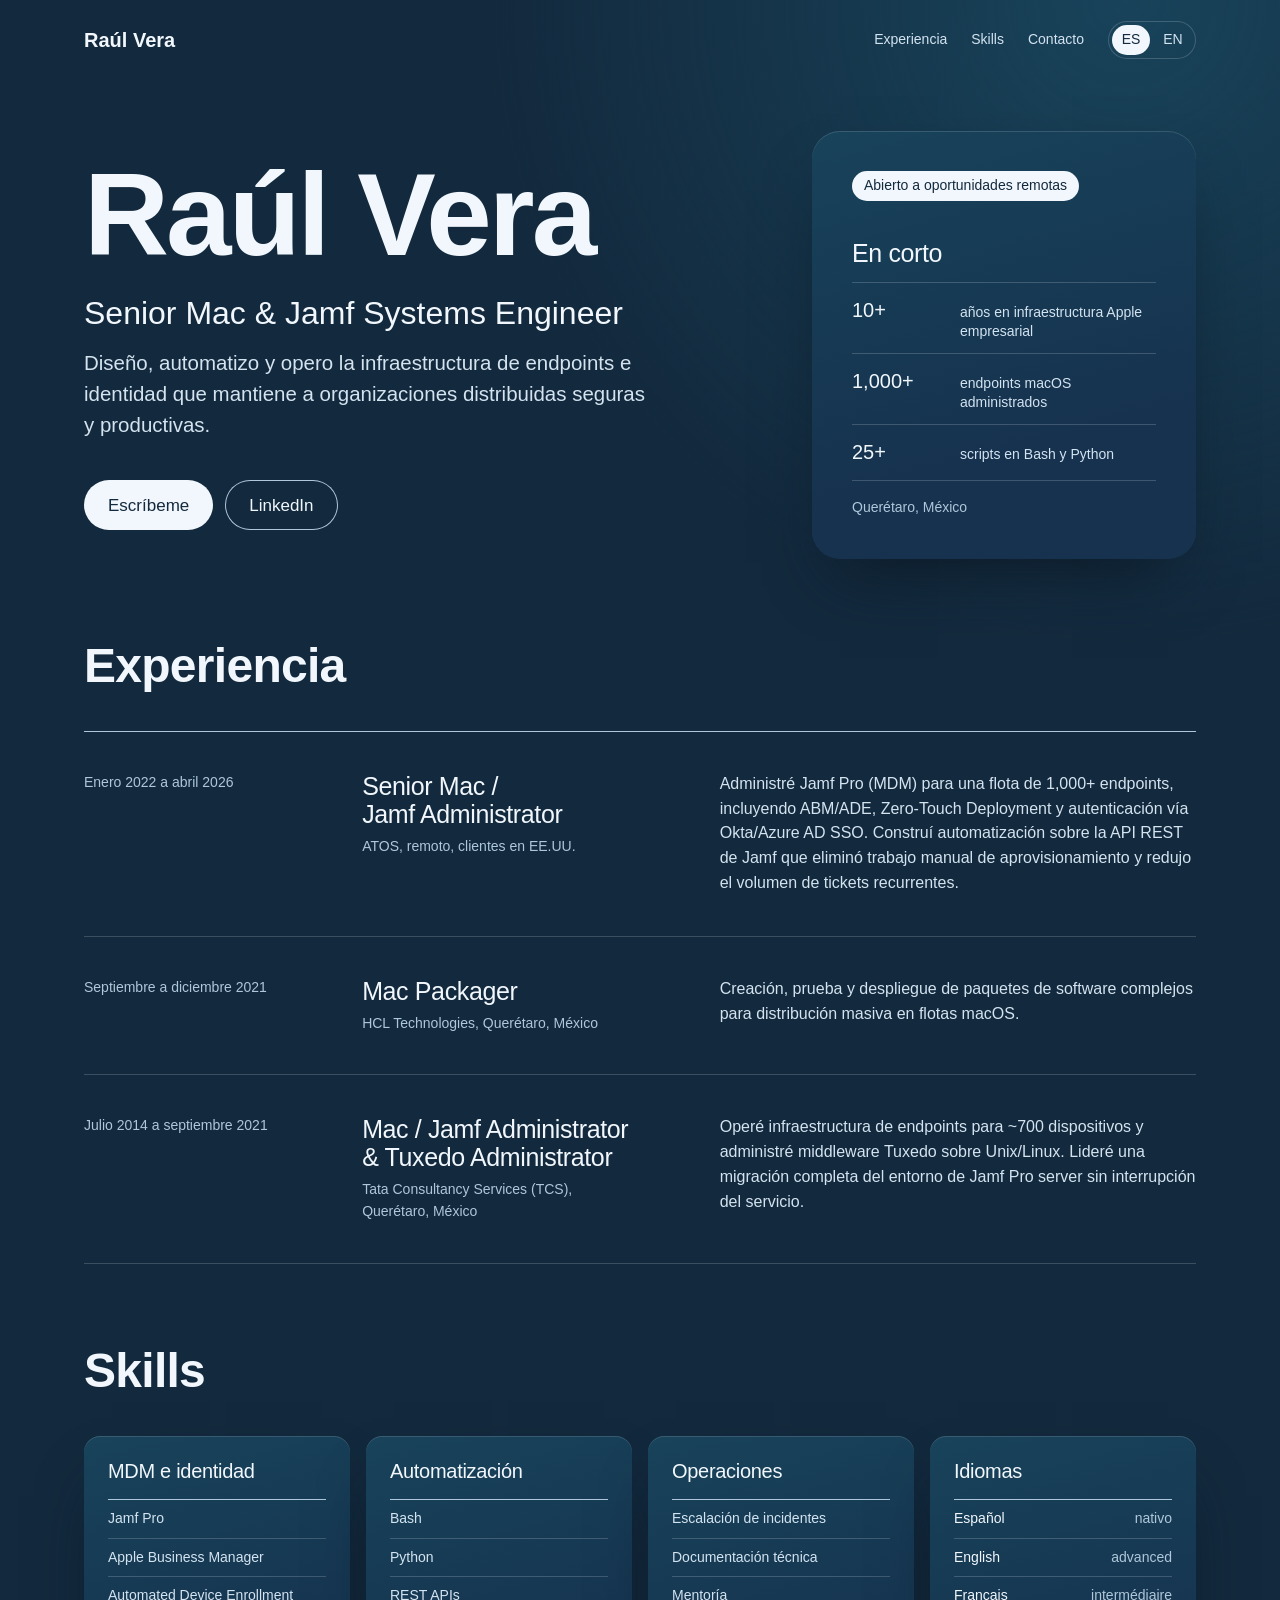
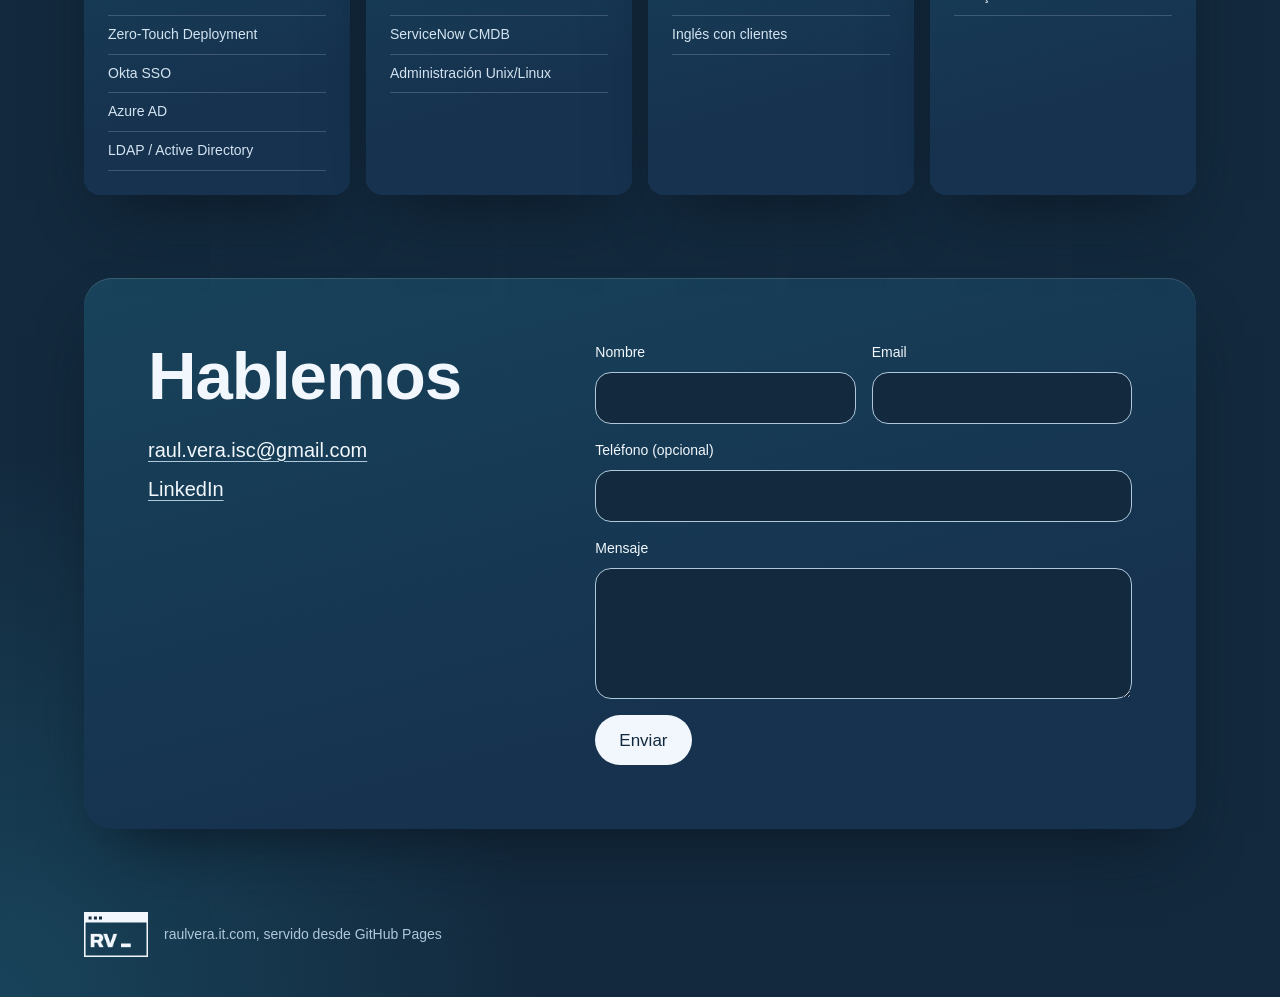
<file: index.html>
<!DOCTYPE html>
<html lang="es">
<head>
<meta charset="UTF-8">
<meta name="viewport" content="width=device-width, initial-scale=1">
<title>Raúl Vera, Senior Mac &amp; Jamf Systems Engineer</title>
<meta name="description" content="Raúl Vera Pineda, Senior Mac &amp; Jamf Systems Engineer. 10+ años administrando infraestructura de endpoints e identidad para clientes empresariales.">
<link rel="canonical" href="https://raulvera.it.com/">
<link rel="alternate" hreflang="es" href="https://raulvera.it.com/">
<link rel="alternate" hreflang="en" href="https://raulvera.it.com/en/">
<link rel="alternate" hreflang="x-default" href="https://raulvera.it.com/en/">
<link rel="icon" href="/favicon.ico" sizes="48x48">
<link rel="icon" type="image/png" sizes="32x32" href="/favicon-32.png">
<link rel="apple-touch-icon" href="/apple-touch-icon.png">
<meta name="theme-color" content="#13293D">
<meta property="og:type" content="website">
<meta property="og:site_name" content="Raúl Vera">
<meta property="og:title" content="Raúl Vera, Senior Mac &amp; Jamf Systems Engineer">
<meta property="og:description" content="10+ años administrando infraestructura de endpoints e identidad para clientes empresariales.">
<meta property="og:url" content="https://raulvera.it.com/">
<meta property="og:locale" content="es_MX">
<meta property="og:locale:alternate" content="en_US">
<meta property="og:image" content="https://raulvera.it.com/og-image.png">
<meta property="og:image:type" content="image/png">
<meta property="og:image:width" content="1200">
<meta property="og:image:height" content="630">
<meta property="og:image:alt" content="Tarjeta de Raúl Vera, Senior Mac y Jamf Systems Engineer">
<meta name="twitter:card" content="summary_large_image">
<link rel="preconnect" href="https://api.fontshare.com">
<link rel="preconnect" href="https://cdn.fontshare.com" crossorigin>
<link href="https://api.fontshare.com/v2/css?f[]=clash-display@500,600&display=swap" rel="stylesheet">
<link href="https://api.fontshare.com/v2/css?f[]=general-sans@400,500&display=swap" rel="stylesheet">
<link rel="stylesheet" href="styles.css">
</head>
<body>
<header class="top"><div class="container">
  <a class="brand" href="#inicio">Raúl Vera</a>
  <nav class="links" aria-label="Secciones">
    <a href="#experiencia">Experiencia</a>
    <a href="#skills">Skills</a>
    <a class="keep" href="#contacto">Contacto</a>
    <span class="lang"><a href="/" aria-current="page">ES</a><a href="/en/">EN</a></span>
  </nav>
</div></header>

<main id="inicio">
<section class="hero"><div class="container">
  <div>
    <h1>Raúl Vera</h1>
    <p class="role">Senior Mac &amp; Jamf Systems Engineer</p>
    <p class="lede">Diseño, automatizo y opero la infraestructura de endpoints e identidad que mantiene a organizaciones distribuidas seguras y productivas.</p>
    <div class="actions-hero">
      <a class="btn" href="#contacto">Escríbeme</a>
      <a class="btn btn--ghost" href="https://www.linkedin.com/in/juan-raul-vera-pineda/?locale=es">LinkedIn</a>
    </div>
  </div>
  <aside class="well w-facts">
    <p class="status">Abierto a oportunidades remotas</p>
    <h2>En corto</h2>
    <dl class="facts">
      <div><dt>10+</dt><dd>años en infraestructura Apple empresarial</dd></div>
      <div><dt>1,000+</dt><dd>endpoints macOS administrados</dd></div>
      <div><dt>25+</dt><dd>scripts en Bash y Python</dd></div>
    </dl>
    <p class="place">Querétaro, México</p>
  </aside>
</div></section>

<section class="section" id="experiencia"><div class="container">
  <h2>Experiencia</h2>
  <div class="jobs">
      <article class="job">
        <span class="when">Enero 2022 a abril 2026</span>
        <div class="job-title"><h3>Senior Mac / Jamf Administrator</h3><p class="where">ATOS, remoto, clientes en EE.UU.</p></div>
        <p class="what">Administré Jamf Pro (MDM) para una flota de 1,000+ endpoints, incluyendo ABM/ADE, Zero-Touch Deployment y autenticación vía Okta/Azure AD SSO. Construí automatización sobre la API REST de Jamf que eliminó trabajo manual de aprovisionamiento y redujo el volumen de tickets recurrentes.</p>
      </article>
      <article class="job">
        <span class="when">Septiembre a diciembre 2021</span>
        <div class="job-title"><h3>Mac Packager</h3><p class="where">HCL Technologies, Querétaro, México</p></div>
        <p class="what">Creación, prueba y despliegue de paquetes de software complejos para distribución masiva en flotas macOS.</p>
      </article>
      <article class="job">
        <span class="when">Julio 2014 a septiembre 2021</span>
        <div class="job-title"><h3>Mac / Jamf Administrator &amp; Tuxedo Administrator</h3><p class="where">Tata Consultancy Services (TCS), Querétaro, México</p></div>
        <p class="what">Operé infraestructura de endpoints para ~700 dispositivos y administré middleware Tuxedo sobre Unix/Linux. Lideré una migración completa del entorno de Jamf Pro server sin interrupción del servicio.</p>
      </article>
  </div>
</div></section>

<section class="section" id="skills"><div class="container">
  <h2>Skills</h2>
  <div class="groups">
    <div class="well group"><h3>MDM e identidad</h3><ul class="list"><li>Jamf Pro</li><li>Apple Business Manager</li><li>Automated Device Enrollment</li><li>Zero-Touch Deployment</li><li>Okta SSO</li><li>Azure AD</li><li>LDAP / Active Directory</li></ul></div>
    <div class="well group"><h3>Automatización</h3><ul class="list"><li>Bash</li><li>Python</li><li>REST APIs</li><li>ServiceNow CMDB</li><li>Administración Unix/Linux</li></ul></div>
    <div class="well group"><h3>Operaciones</h3><ul class="list"><li>Escalación de incidentes</li><li>Documentación técnica</li><li>Mentoría</li><li>Inglés con clientes</li></ul></div>
    <div class="well group"><h3>Idiomas</h3><dl class="rows"><div><dt>Español</dt><dd>nativo</dd></div><div><dt>English</dt><dd>advanced</dd></div><div><dt>Français</dt><dd>intermédiaire</dd></div></dl></div>
  </div>
</div></section>
</main>

<section class="contact" id="contacto"><div class="container">
  <div class="well w-contact">
    <div>
      <h2>Hablemos</h2>
      <p class="direct"><a href="mailto:raul.vera.isc@gmail.com">raul.vera.isc@gmail.com</a><a href="https://www.linkedin.com/in/juan-raul-vera-pineda/?locale=es">LinkedIn</a></p>
    </div>
    <form id="contact-form" class="form" novalidate>
      <div class="field"><label for="f-nombre">Nombre</label><input id="f-nombre" name="nombre" type="text" required autocomplete="name"></div>
      <div class="field"><label for="f-email">Email</label><input id="f-email" name="email" type="email" required autocomplete="email"></div>
      <div class="field field--wide"><label for="f-telefono">Teléfono (opcional)</label><input id="f-telefono" name="telefono" type="tel" autocomplete="tel"></div>
      <div class="field field--wide"><label for="f-mensaje">Mensaje</label><textarea id="f-mensaje" name="mensaje" rows="4" required></textarea></div>
      <div class="hp" aria-hidden="true"><label for="f-website">No llenes este campo</label><input id="f-website" name="website" tabindex="-1" autocomplete="off"></div>
      <div class="actions"><button class="btn" type="submit" id="submit-btn">Enviar</button><p id="form-status" role="status" aria-live="polite"></p></div>
    </form>
  </div>
</div></section>

<footer class="foot"><div class="container"><img class="foot-mark" src="/rv-mark.png" alt="RV" width="64" height="45"><span>raulvera.it.com, servido desde GitHub Pages</span></div></footer>

<script>
// ── Config ────────────────────────────────────────────────────────────────
// El token es público por necesidad (sitio estático, sin backend).
const MS_URL = 'https://microservices.ochenta.com.mx';
const API_KEY = 'L24CLQzhAxbbnWiB7VMWXERXc5L6R54s';
const DESTINO = 'raul.vera.isc@gmail.com';
const SENDER_DOMAIN = 'ochenta';
const NOMBRE_SITIO = 'Raúl Vera';
const ENVIAR_ACUSE = true;

const REMITENTE = `${NOMBRE_SITIO} <robot@ochenta.com.mx>`;

// ── Utilidades ────────────────────────────────────────────────────────────
const escapeHtml = (s) =>
  String(s ?? '')
    .replace(/&/g, '&amp;')
    .replace(/</g, '&lt;')
    .replace(/>/g, '&gt;')
    .replace(/"/g, '&quot;')
    .replace(/'/g, '&#39;');

async function postMS(ruta, payload, { timeoutMs = 15000 } = {}) {
  const ctrl = new AbortController();
  const t = setTimeout(() => ctrl.abort(), timeoutMs);
  try {
    const res = await fetch(`${MS_URL}${ruta}`, {
      method: 'POST',
      headers: { 'Content-Type': 'application/json', 'x-api-key': API_KEY },
      body: JSON.stringify(payload),
      signal: ctrl.signal,
    });
    const data = await res.json().catch(() => ({}));
    if (!res.ok) throw new Error(data.error || `HTTP ${res.status}`);
    return data;
  } finally {
    clearTimeout(t);
  }
}

// ── Envío ─────────────────────────────────────────────────────────────────
const form = document.getElementById('contact-form');
const btn = document.getElementById('submit-btn');
const status = document.getElementById('form-status');

form.addEventListener('submit', async (e) => {
  e.preventDefault();
  if (btn.disabled) return;

  const fd = new FormData(form);
  const nombre = (fd.get('nombre') || '').toString().trim();
  const email = (fd.get('email') || '').toString().trim();
  const telefono = (fd.get('telefono') || '').toString().trim();
  const mensaje = (fd.get('mensaje') || '').toString().trim();
  const honeypot = (fd.get('website') || '').toString().trim();

  if (honeypot) {
    status.textContent = '¡Gracias! Tu mensaje fue enviado.';
    form.reset();
    return;
  }

  if (!nombre || !email || !mensaje) {
    status.textContent = 'Completa nombre, email y mensaje.';
    return;
  }
  if (!/^[^\s@]+@[^\s@]+\.[^\s@]+$/.test(email)) {
    status.textContent = 'Revisa tu correo electrónico.';
    return;
  }

  btn.disabled = true;
  status.textContent = 'Enviando…';

  try {
    await postMS('/send-mail', {
      to: DESTINO,
      replyTo: email,
      senderDomain: SENDER_DOMAIN,
      subject: `Nuevo mensaje de ${nombre} desde ${NOMBRE_SITIO}`,
      template: 'contacto-recibido',
      vars: {
        campos: {
          Nombre: escapeHtml(nombre),
          Email: escapeHtml(email),
          ...(telefono && { 'Teléfono': escapeHtml(telefono) }),
          Mensaje: escapeHtml(mensaje),
        },
      },
    });

    if (ENVIAR_ACUSE) {
      postMS('/send-confirmation', {
        to: email,
        from: REMITENTE,
        senderDomain: SENDER_DOMAIN,
        template: 'gracias-por-contactar',
        vars: { nombre },
        primaryColor: '#5EEAD4',
        logoUrl: 'https://raulvera.it.com/rv-1e.png',
        footerMsg: `${NOMBRE_SITIO} — este es un correo automático, no lo respondas.`,
      }).catch((err) => console.warn('Acuse no enviado:', err));
    }

    form.reset();
    status.textContent = '¡Gracias! Tu mensaje fue enviado.';
  } catch (err) {
    console.error('[contacto]', err);
    status.textContent = 'No pudimos enviar tu mensaje. Escríbenos a ' + DESTINO;
  } finally {
    btn.disabled = false;
  }
});
</script>
</body>
</html>
</file>
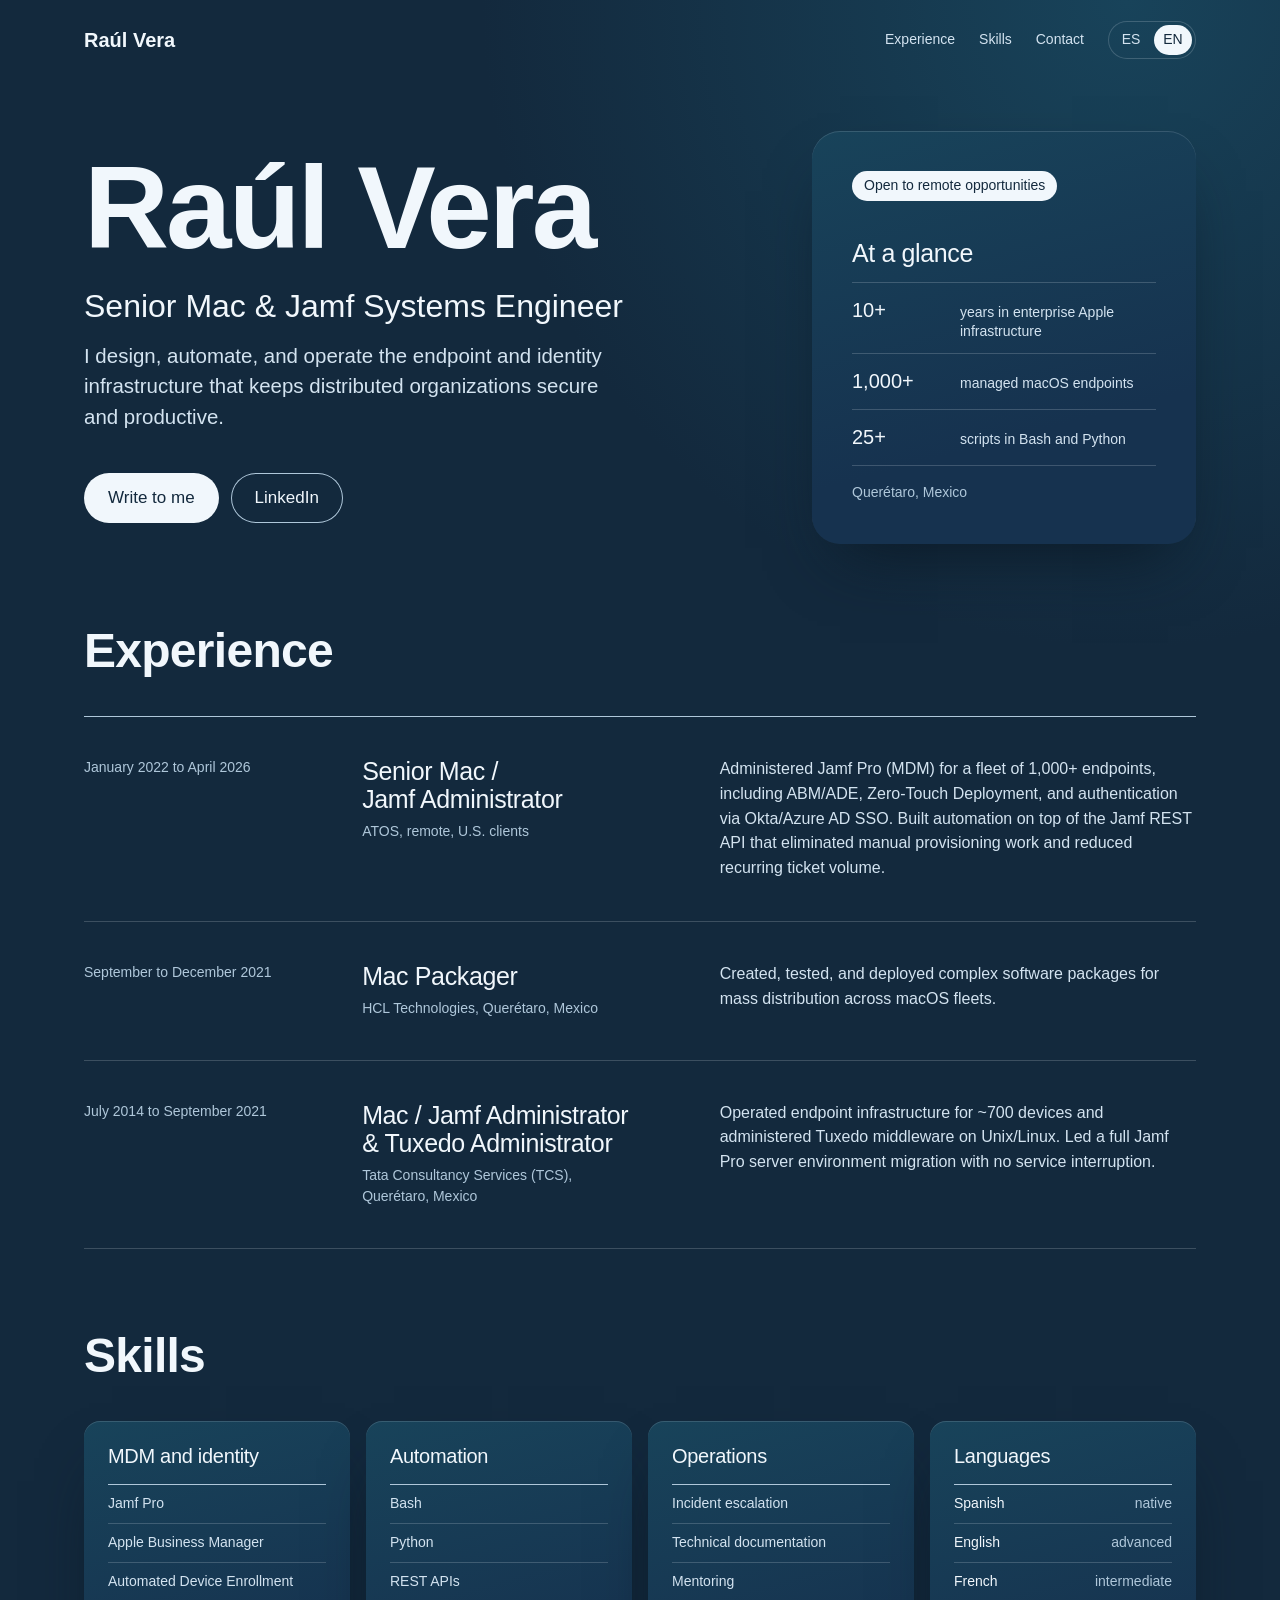
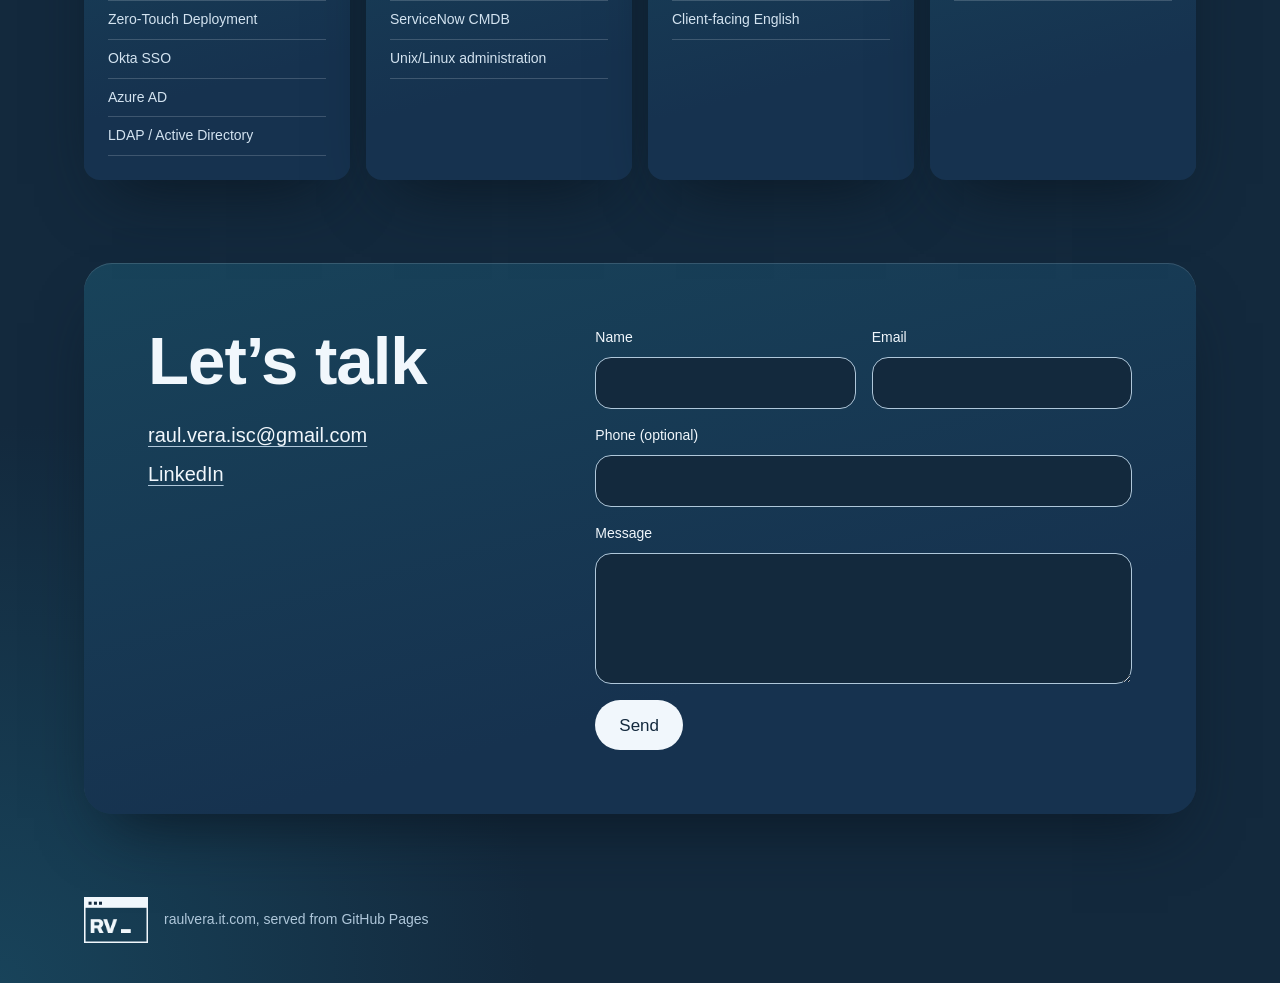
<file: en/index.html>
<!DOCTYPE html>
<html lang="en">
<head>
<meta charset="UTF-8">
<meta name="viewport" content="width=device-width, initial-scale=1">
<title>Raúl Vera, Senior Mac &amp; Jamf Systems Engineer</title>
<meta name="description" content="Raúl Vera Pineda, Senior Mac &amp; Jamf Systems Engineer. 10+ years managing endpoint and identity infrastructure for enterprise clients.">
<link rel="canonical" href="https://raulvera.it.com/en/">
<link rel="alternate" hreflang="es" href="https://raulvera.it.com/">
<link rel="alternate" hreflang="en" href="https://raulvera.it.com/en/">
<link rel="alternate" hreflang="x-default" href="https://raulvera.it.com/en/">
<link rel="icon" href="/favicon.ico" sizes="48x48">
<link rel="icon" type="image/png" sizes="32x32" href="/favicon-32.png">
<link rel="apple-touch-icon" href="/apple-touch-icon.png">
<meta name="theme-color" content="#13293D">
<meta property="og:type" content="website">
<meta property="og:site_name" content="Raúl Vera">
<meta property="og:title" content="Raúl Vera, Senior Mac &amp; Jamf Systems Engineer">
<meta property="og:description" content="10+ years managing endpoint and identity infrastructure for enterprise clients.">
<meta property="og:url" content="https://raulvera.it.com/en/">
<meta property="og:locale" content="en_US">
<meta property="og:locale:alternate" content="es_MX">
<meta property="og:image" content="https://raulvera.it.com/og-image.png">
<meta property="og:image:type" content="image/png">
<meta property="og:image:width" content="1200">
<meta property="og:image:height" content="630">
<meta property="og:image:alt" content="Card for Raúl Vera, Senior Mac and Jamf Systems Engineer">
<meta name="twitter:card" content="summary_large_image">
<link rel="preconnect" href="https://api.fontshare.com">
<link rel="preconnect" href="https://cdn.fontshare.com" crossorigin>
<link href="https://api.fontshare.com/v2/css?f[]=clash-display@500,600&display=swap" rel="stylesheet">
<link href="https://api.fontshare.com/v2/css?f[]=general-sans@400,500&display=swap" rel="stylesheet">
<link rel="stylesheet" href="../styles.css">
</head>
<body>
<header class="top"><div class="container">
  <a class="brand" href="#inicio">Raúl Vera</a>
  <nav class="links" aria-label="Sections">
    <a href="#experience">Experience</a>
    <a href="#skills">Skills</a>
    <a class="keep" href="#contact">Contact</a>
    <span class="lang"><a href="/">ES</a><a href="/en/" aria-current="page">EN</a></span>
  </nav>
</div></header>

<main id="inicio">
<section class="hero"><div class="container">
  <div>
    <h1>Raúl Vera</h1>
    <p class="role">Senior Mac &amp; Jamf Systems Engineer</p>
    <p class="lede">I design, automate, and operate the endpoint and identity infrastructure that keeps distributed organizations secure and productive.</p>
    <div class="actions-hero">
      <a class="btn" href="#contact">Write to me</a>
      <a class="btn btn--ghost" href="https://www.linkedin.com/in/juan-raul-vera-pineda/?locale=en">LinkedIn</a>
    </div>
  </div>
  <aside class="well w-facts">
    <p class="status">Open to remote opportunities</p>
    <h2>At a glance</h2>
    <dl class="facts">
      <div><dt>10+</dt><dd>years in enterprise Apple infrastructure</dd></div>
      <div><dt>1,000+</dt><dd>managed macOS endpoints</dd></div>
      <div><dt>25+</dt><dd>scripts in Bash and Python</dd></div>
    </dl>
    <p class="place">Querétaro, Mexico</p>
  </aside>
</div></section>

<section class="section" id="experience"><div class="container">
  <h2>Experience</h2>
  <div class="jobs">
      <article class="job">
        <span class="when">January 2022 to April 2026</span>
        <div class="job-title"><h3>Senior Mac / Jamf Administrator</h3><p class="where">ATOS, remote, U.S. clients</p></div>
        <p class="what">Administered Jamf Pro (MDM) for a fleet of 1,000+ endpoints, including ABM/ADE, Zero-Touch Deployment, and authentication via Okta/Azure AD SSO. Built automation on top of the Jamf REST API that eliminated manual provisioning work and reduced recurring ticket volume.</p>
      </article>
      <article class="job">
        <span class="when">September to December 2021</span>
        <div class="job-title"><h3>Mac Packager</h3><p class="where">HCL Technologies, Querétaro, Mexico</p></div>
        <p class="what">Created, tested, and deployed complex software packages for mass distribution across macOS fleets.</p>
      </article>
      <article class="job">
        <span class="when">July 2014 to September 2021</span>
        <div class="job-title"><h3>Mac / Jamf Administrator &amp; Tuxedo Administrator</h3><p class="where">Tata Consultancy Services (TCS), Querétaro, Mexico</p></div>
        <p class="what">Operated endpoint infrastructure for ~700 devices and administered Tuxedo middleware on Unix/Linux. Led a full Jamf Pro server environment migration with no service interruption.</p>
      </article>
  </div>
</div></section>

<section class="section" id="skills"><div class="container">
  <h2>Skills</h2>
  <div class="groups">
    <div class="well group"><h3>MDM and identity</h3><ul class="list"><li>Jamf Pro</li><li>Apple Business Manager</li><li>Automated Device Enrollment</li><li>Zero-Touch Deployment</li><li>Okta SSO</li><li>Azure AD</li><li>LDAP / Active Directory</li></ul></div>
    <div class="well group"><h3>Automation</h3><ul class="list"><li>Bash</li><li>Python</li><li>REST APIs</li><li>ServiceNow CMDB</li><li>Unix/Linux administration</li></ul></div>
    <div class="well group"><h3>Operations</h3><ul class="list"><li>Incident escalation</li><li>Technical documentation</li><li>Mentoring</li><li>Client-facing English</li></ul></div>
    <div class="well group"><h3>Languages</h3><dl class="rows"><div><dt>Spanish</dt><dd>native</dd></div><div><dt>English</dt><dd>advanced</dd></div><div><dt>French</dt><dd>intermediate</dd></div></dl></div>
  </div>
</div></section>
</main>

<section class="contact" id="contact"><div class="container">
  <div class="well w-contact">
    <div>
      <h2>Let’s talk</h2>
      <p class="direct"><a href="mailto:raul.vera.isc@gmail.com">raul.vera.isc@gmail.com</a><a href="https://www.linkedin.com/in/juan-raul-vera-pineda/?locale=en">LinkedIn</a></p>
    </div>
    <form id="contact-form" class="form" novalidate>
      <div class="field"><label for="f-nombre">Name</label><input id="f-nombre" name="nombre" type="text" required autocomplete="name"></div>
      <div class="field"><label for="f-email">Email</label><input id="f-email" name="email" type="email" required autocomplete="email"></div>
      <div class="field field--wide"><label for="f-telefono">Phone (optional)</label><input id="f-telefono" name="telefono" type="tel" autocomplete="tel"></div>
      <div class="field field--wide"><label for="f-mensaje">Message</label><textarea id="f-mensaje" name="mensaje" rows="4" required></textarea></div>
      <div class="hp" aria-hidden="true"><label for="f-website">Leave this field empty</label><input id="f-website" name="website" tabindex="-1" autocomplete="off"></div>
      <div class="actions"><button class="btn" type="submit" id="submit-btn">Send</button><p id="form-status" role="status" aria-live="polite"></p></div>
    </form>
  </div>
</div></section>

<footer class="foot"><div class="container"><img class="foot-mark" src="/rv-mark.png" alt="RV" width="64" height="45"><span>raulvera.it.com, served from GitHub Pages</span></div></footer>

<script>
// ── Config ────────────────────────────────────────────────────────────────
// The token is public by necessity (static site, no backend).
const MS_URL = 'https://microservices.ochenta.com.mx';
const API_KEY = 'L24CLQzhAxbbnWiB7VMWXERXc5L6R54s';
const DESTINO = 'raul.vera.isc@gmail.com';
const SENDER_DOMAIN = 'ochenta';
const NOMBRE_SITIO = 'Raúl Vera';
const ENVIAR_ACUSE = true;

const REMITENTE = `${NOMBRE_SITIO} <robot@ochenta.com.mx>`;

// ── Utilities ─────────────────────────────────────────────────────────────
const escapeHtml = (s) =>
  String(s ?? '')
    .replace(/&/g, '&amp;')
    .replace(/</g, '&lt;')
    .replace(/>/g, '&gt;')
    .replace(/"/g, '&quot;')
    .replace(/'/g, '&#39;');

async function postMS(ruta, payload, { timeoutMs = 15000 } = {}) {
  const ctrl = new AbortController();
  const t = setTimeout(() => ctrl.abort(), timeoutMs);
  try {
    const res = await fetch(`${MS_URL}${ruta}`, {
      method: 'POST',
      headers: { 'Content-Type': 'application/json', 'x-api-key': API_KEY },
      body: JSON.stringify(payload),
      signal: ctrl.signal,
    });
    const data = await res.json().catch(() => ({}));
    if (!res.ok) throw new Error(data.error || `HTTP ${res.status}`);
    return data;
  } finally {
    clearTimeout(t);
  }
}

// ── Submission ────────────────────────────────────────────────────────────
const form = document.getElementById('contact-form');
const btn = document.getElementById('submit-btn');
const status = document.getElementById('form-status');

form.addEventListener('submit', async (e) => {
  e.preventDefault();
  if (btn.disabled) return;

  const fd = new FormData(form);
  const nombre = (fd.get('nombre') || '').toString().trim();
  const email = (fd.get('email') || '').toString().trim();
  const telefono = (fd.get('telefono') || '').toString().trim();
  const mensaje = (fd.get('mensaje') || '').toString().trim();
  const honeypot = (fd.get('website') || '').toString().trim();

  if (honeypot) {
    status.textContent = 'Thanks! Your message was sent.';
    form.reset();
    return;
  }

  if (!nombre || !email || !mensaje) {
    status.textContent = 'Please fill in name, email, and message.';
    return;
  }
  if (!/^[^\s@]+@[^\s@]+\.[^\s@]+$/.test(email)) {
    status.textContent = 'Please check your email address.';
    return;
  }

  btn.disabled = true;
  status.textContent = 'Sending…';

  try {
    await postMS('/send-mail', {
      to: DESTINO,
      replyTo: email,
      senderDomain: SENDER_DOMAIN,
      subject: `New message from ${nombre} via ${NOMBRE_SITIO}`,
      template: 'contacto-recibido',
      vars: {
        campos: {
          Name: escapeHtml(nombre),
          Email: escapeHtml(email),
          ...(telefono && { Phone: escapeHtml(telefono) }),
          Message: escapeHtml(mensaje),
        },
      },
    });

    if (ENVIAR_ACUSE) {
      postMS('/send-confirmation', {
        to: email,
        from: REMITENTE,
        senderDomain: SENDER_DOMAIN,
        template: 'gracias-por-contactar',
        vars: { nombre },
        primaryColor: '#5EEAD4',
        logoUrl: 'https://raulvera.it.com/rv-1e.png',
        footerMsg: `${NOMBRE_SITIO} — this is an automated email, please do not reply.`,
      }).catch((err) => console.warn('Confirmation not sent:', err));
    }

    form.reset();
    status.textContent = 'Thanks! Your message was sent.';
  } catch (err) {
    console.error('[contact]', err);
    status.textContent = 'We could not send your message. Email us at ' + DESTINO;
  } finally {
    btn.disabled = false;
  }
});
</script>
</body>
</html>
</file>
<file: styles.css>
/* Hallmark · shape: Long Document · genre: atmospheric · theme: Kiln (by request) · job: hire · draw: by request
 * hero: Stage · nav: edge-aligned · footer: one line · imagery: none · signature: the name set large in Clash Display on deep blue · kiln: owner's palette 13293D 16324F 18435A, no heat ramp
 * axes: dark/grotesk-sans/cool · posture: restrained · contrast: pass · fold: pass · v2.0.0 */
/* Hallmark · pre-emit critique: P4 H4 E4 S4 R4 V4 · weakest: no photographs, depth comes from three stepped blues */
@import url("./tokens.css");
@import url("./base.css");

:root {
  color-scheme: dark;
  --pal-base: #13293D; --pal-mid: #16324F; --pal-high: #18435A; --pal-shadow: #0A1723;
  --color-paper: var(--pal-base); --color-paper-2: var(--pal-mid); --color-paper-3: var(--pal-high);
  --color-ink: #F1F7FC; --color-ink-2: #D3E3F0; --color-muted: #AFC7DA;
  --color-rule: color-mix(in oklab, var(--color-ink) 18%, transparent);
  --color-accent: var(--color-ink); --color-accent-ink: var(--pal-base); --color-focus: var(--color-ink);
  --font-display: "Clash Display", ui-sans-serif, sans-serif;
  --font-body: "General Sans", ui-sans-serif, sans-serif;
  --tracking-display: -0.015em; --display-weight: 600;
  --shadow-card: 0 32px 64px -28px var(--pal-shadow);
  --container: 1240px;
}

html { scroll-behavior: smooth; scroll-padding-top: var(--space-lg); background: var(--pal-base); scrollbar-color: var(--color-muted) var(--pal-base); }
body { position: relative; isolation: isolate; background: transparent; color: var(--color-ink-2); font-size: 1.0625rem; }
body::before { content: ""; position: absolute; inset: 0; z-index: -1; pointer-events: none; background: radial-gradient(70% 900px at 88% 0, var(--pal-high), transparent 72%), radial-gradient(60% 800px at 0 100%, var(--pal-high), transparent 70%); }
h1, h2, h3 { color: var(--color-ink); line-height: 1.02; }
ul, dl, dd { margin: 0; padding: 0; }
ul { list-style: none; }
a { color: var(--color-ink); text-decoration: underline; text-decoration-color: var(--color-muted); text-decoration-thickness: 1px; text-underline-offset: 0.2em; transition: text-decoration-color var(--dur-short) var(--ease-out); }
a:hover { text-decoration-color: var(--color-ink); text-decoration-thickness: 2px; }
a:active { color: var(--color-muted); }

.top .container { display: flex; align-items: center; justify-content: space-between; gap: var(--space-lg); min-height: 80px; }
.brand { font-family: var(--font-display); font-size: var(--text-lg); font-weight: 600; text-decoration: none; }
.links { display: flex; align-items: center; gap: var(--space-lg); font-size: var(--text-sm); font-weight: 500; }
.links a { padding-block: var(--space-xs); color: var(--color-ink-2); text-decoration: none; }
.links a:hover { color: var(--color-ink); text-decoration: underline; }
.lang { display: flex; gap: var(--space-2xs); padding: var(--space-2xs); border-radius: var(--radius-pill); box-shadow: inset 0 0 0 1px var(--color-rule); }
.lang a { min-width: 38px; padding: var(--space-2xs) var(--space-xs); border-radius: var(--radius-pill); text-align: center; }
.lang a:hover { text-decoration: none; background: var(--pal-high); }
.lang a[aria-current] { background: var(--color-ink); color: var(--pal-base); }

.well { min-width: 0; padding: var(--space-xl); border-radius: var(--radius-card); background: linear-gradient(165deg, var(--pal-high), var(--pal-mid) 70%); box-shadow: var(--shadow-card), inset 0 1px 0 color-mix(in oklab, var(--color-ink) 14%, transparent); }

.hero .container { display: grid; grid-template-columns: minmax(0, 1fr) clamp(350px, 30vw, 400px); gap: clamp(var(--space-xl), 4.5vw, var(--space-2xl)); align-items: center; padding-block: clamp(24px, 4vw, 64px) 0; }
.hero h1 { max-width: none; font-size: clamp(3.5rem, 9.2vw, 8.25rem); line-height: 0.95; letter-spacing: -0.025em; }
.role { margin-top: var(--space-lg); color: var(--color-ink); font-family: var(--font-display); font-size: clamp(1.375rem, 1.3vw + 1rem, 2rem); font-weight: 500; line-height: 1.15; }
.lede { max-width: 52ch; margin-top: var(--space-md); font-size: var(--text-lead); line-height: 1.5; }
.actions-hero { display: flex; flex-wrap: wrap; gap: var(--space-sm); margin-top: var(--space-xl); }
.btn { display: inline-flex; align-items: center; justify-content: center; min-height: 50px; padding: 0 var(--space-lg); border: 0; border-radius: var(--radius-pill); background: var(--color-ink); color: var(--pal-base); font-weight: 500; line-height: 1; text-decoration: none; cursor: pointer; transition: background-color var(--dur-short) var(--ease-out), transform var(--dur-micro) var(--ease-out); }
.btn:hover { background: var(--color-muted); color: var(--pal-base); text-decoration: none; }
.btn:active { transform: translateY(1px); color: var(--pal-base); }
.btn:disabled { background: var(--pal-high); color: var(--color-ink-2); cursor: not-allowed; }
.btn--ghost { background: transparent; color: var(--color-ink); box-shadow: inset 0 0 0 1px var(--color-muted); }
.btn--ghost:hover { background: var(--pal-high); color: var(--color-ink); }
.btn--ghost:active { color: var(--color-ink); }

.status { display: inline-block; max-width: 100%; white-space: nowrap; padding: var(--space-2xs) var(--space-sm); border-radius: var(--radius-pill); background: var(--color-ink); color: var(--pal-base); font-size: var(--text-sm); font-weight: 500; }
.w-facts h2 { margin-top: var(--space-xl); font-size: var(--text-xl); font-weight: 500; }
.facts { display: grid; margin-top: var(--space-md); }
.facts div { display: grid; grid-template-columns: 96px minmax(0, 1fr); gap: var(--space-sm); align-items: baseline; padding-block: var(--space-sm); border-top: 1px solid var(--color-rule); }
.facts dt { color: var(--color-ink); font-family: var(--font-display); font-size: var(--text-lg); font-weight: 500; font-variant-numeric: lining-nums tabular-nums; }
.facts dd { font-size: var(--text-sm); line-height: 1.35; }
.place { padding-top: var(--space-md); border-top: 1px solid var(--color-rule); color: var(--color-muted); font-size: var(--text-sm); font-weight: 500; }

.section { --section-space: clamp(48px, 6.5vw, 96px); padding-block: var(--section-space); }
.section + .section { padding-top: 0; }
.section > .container > h2 { font-size: var(--text-section); }
.jobs { margin-top: var(--space-xl); border-top: 1px solid var(--color-muted); }
.job { display: grid; grid-template-columns: minmax(0, 3fr) minmax(0, 4fr) minmax(0, 6fr); gap: var(--space-xl); padding-block: var(--space-xl); border-bottom: 1px solid var(--color-rule); }
.when { color: var(--color-muted); font-size: var(--text-sm); font-weight: 500; line-height: 1.5; }
.job h3 { font-size: var(--text-xl); font-weight: 500; line-height: 1.12; }
.where { margin-top: var(--space-xs); color: var(--color-muted); font-size: var(--text-sm); }
.what { font-size: 1rem; }

.groups { display: grid; grid-template-columns: repeat(4, minmax(0, 1fr)); gap: var(--space-md); margin-top: var(--space-xl); }
.group { padding: var(--space-lg); border-radius: var(--radius-well); }
.group h3 { font-size: var(--text-lg); font-weight: 500; line-height: 1.15; }
.list, .rows { margin-top: var(--space-md); border-top: 1px solid var(--color-muted); }
.list li, .rows div { padding-block: var(--space-xs); border-bottom: 1px solid var(--color-rule); font-size: var(--text-sm); }
.rows div { display: flex; justify-content: space-between; gap: var(--space-sm); }
.rows dt { color: var(--color-ink); font-weight: 500; }
.rows dd { color: var(--color-muted); }

.contact { padding-block: 0 clamp(48px, 6.5vw, 96px); }
.w-contact { display: grid; grid-template-columns: minmax(0, 5fr) minmax(0, 7fr); gap: var(--space-2xl); padding: var(--space-2xl); }
.w-contact h2 { font-size: clamp(2.5rem, 4vw + 1rem, 4.5rem); }
.direct { display: grid; justify-items: start; gap: var(--space-xs); margin-top: var(--space-lg); font-size: var(--text-lg); }
.direct a { white-space: nowrap; }
.form { display: grid; grid-template-columns: repeat(2, minmax(0, 1fr)); gap: var(--space-md); }
.field { display: grid; gap: var(--space-xs); min-width: 0; }
.field--wide, .actions { grid-column: 1 / -1; }
.field label { color: var(--color-ink); font-size: var(--text-sm); font-weight: 500; }
.field input, .field textarea { width: 100%; min-height: 50px; padding: var(--space-sm) var(--space-md); border: 1px solid var(--color-muted); border-radius: var(--radius-well); background: var(--pal-base); color: var(--color-ink); transition: border-color var(--dur-short) var(--ease-out); }
.field input:hover, .field textarea:hover { border-color: var(--color-ink); }
.field textarea { resize: vertical; }
.hp { position: absolute; left: -9999px; width: 1px; height: 1px; overflow: hidden; }
.actions { display: flex; flex-wrap: wrap; align-items: center; gap: var(--space-md); }
#form-status { min-height: 1.5em; color: var(--color-ink); font-size: var(--text-sm); }

.foot { padding-block: 0 var(--space-xl); color: var(--color-muted); font-size: var(--text-sm); }
.foot .container { display: flex; align-items: center; gap: var(--space-md); }
.foot-mark { flex: none; width: 64px; height: auto; }

@media (max-width: 71rem) {
  .job { grid-template-columns: minmax(0, 4fr) minmax(0, 7fr); grid-template-rows: auto 1fr; column-gap: var(--space-xl); row-gap: var(--space-xs); }
  .job .what { grid-column: 2; grid-row: 1 / span 2; }
  .groups { grid-template-columns: repeat(2, minmax(0, 1fr)); }
  .w-contact { padding: var(--space-xl); gap: var(--space-xl); }
}
@media (max-width: 60rem) {
  .hero .container, .w-contact { grid-template-columns: minmax(0, 1fr); min-height: 0; }
  .hero .container { gap: var(--space-xl); padding-block: var(--space-lg) 0; }
  .job { grid-template-columns: minmax(0, 1fr); grid-template-rows: none; gap: var(--space-sm); padding-block: var(--space-lg); }
  .job .what { grid-column: auto; grid-row: auto; }
  .w-facts h2 { margin-top: var(--space-lg); }
  .facts { grid-template-columns: repeat(3, minmax(0, 1fr)); gap: var(--space-lg); }
  .facts div { display: block; }
  .facts dd { margin-top: var(--space-2xs); }
  .place { margin-top: var(--space-md); }
}
@media (max-width: 40rem) {
  .top .container { min-height: 68px; }
  .links { gap: var(--space-sm); }
  .links > a:not(.keep) { display: none; }
  .well, .w-contact { padding: var(--space-lg); border-radius: var(--radius-well); }
  .groups, .form { grid-template-columns: minmax(0, 1fr); }
  .direct { font-size: var(--text-md); }
  .facts { grid-template-columns: minmax(0, 1fr); gap: 0; }
  .facts div { display: grid; grid-template-columns: 76px minmax(0, 1fr); }
  .facts dd { margin-top: 0; }
  .place { margin-top: 0; }
}
@media (max-width: 24rem) {
  .status { padding-inline: var(--space-xs); font-size: var(--text-xs); }
}
@media (prefers-reduced-motion: reduce) {
  html { scroll-behavior: auto; }
  a, .btn, .field input, .field textarea { transition: none; }
  .btn:active { transform: none; }
}
</file>
